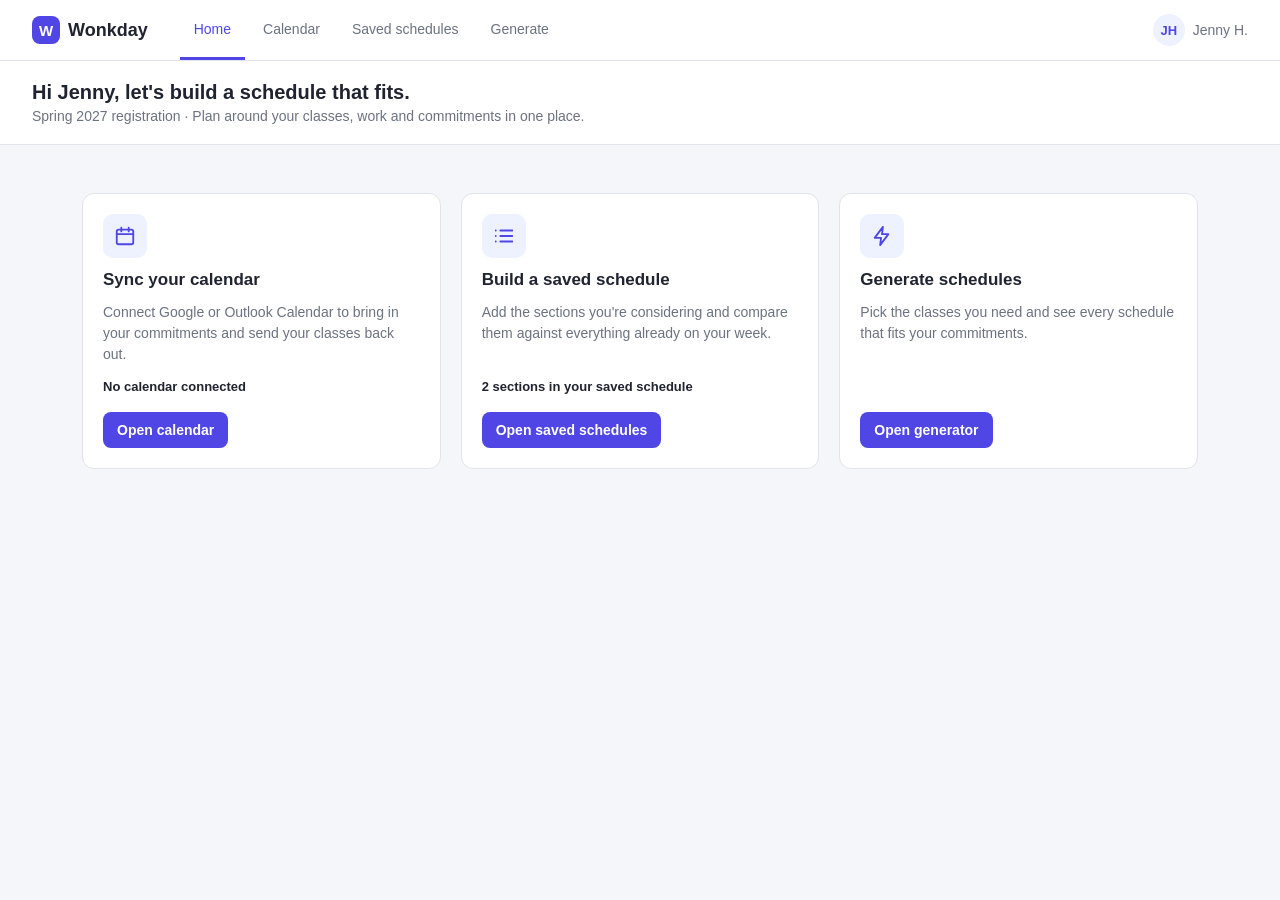
<file: index.html>
<!DOCTYPE html>
<html lang="en">
<head>
<meta charset="UTF-8" />
<meta name="viewport" content="width=device-width, initial-scale=1.0" />
<title>Wonkday · Course planning</title>
<link rel="stylesheet" href="css/app.css" />
<style>
  .cards { display: grid; grid-template-columns: repeat(3, 1fr); gap: 20px; margin-top: 24px; }
  @media (max-width: 900px) { .cards { grid-template-columns: 1fr; } }
  .task-card { display: flex; flex-direction: column; gap: 8px; }
  .task-card .icon {
    width: 44px; height: 44px; border-radius: 10px; background: var(--accent-light); color: var(--accent);
    display: inline-flex; align-items: center; justify-content: center; margin-bottom: 4px;
  }
  .task-card h2 { font-size: 17px; }
  .task-card p { margin: 0; color: var(--muted); font-size: 14px; line-height: 1.5; flex: 1; }
  .task-card .status { font-size: 13px; font-weight: 600; color: var(--text); margin: 6px 0 10px; }
  .task-card .btn { align-self: flex-start; }
</style>
</head>
<body>

<nav class="app-nav" aria-label="Main">
  <div class="inner">
    <a class="brand" href="index.html"><span class="logo">W</span>Wonkday</a>
    <div class="links">
      <a href="index.html" aria-current="page">Home</a>
      <a href="calendar.html">Calendar</a>
      <a href="schedules.html">Saved schedules</a>
      <a href="generate.html">Generate</a>
    </div>
    <div class="user"><span class="avatar">JH</span>Jenny H.</div>
  </div>
</nav>

<header class="page-header">
  <h1>Hi Jenny, let's build a schedule that fits.</h1>
  <p>Spring 2027 registration · Plan around your classes, work and commitments in one place.</p>
</header>

<main class="page">
  <div class="cards">
    <section class="panel task-card">
      <span class="icon"><svg width="22" height="22" viewBox="0 0 24 24" fill="none" stroke="currentColor" stroke-width="2" stroke-linecap="round" aria-hidden="true"><rect x="3" y="5" width="18" height="16" rx="2"/><path d="M3 10h18M8 3v4M16 3v4"/></svg></span>
      <h2>Sync your calendar</h2>
      <p>Connect Google or Outlook Calendar to bring in your commitments and send your classes back out.</p>
      <div class="status" id="calStatus"></div>
      <a class="btn btn-primary" href="calendar.html">Open calendar</a>
    </section>

    <section class="panel task-card">
      <span class="icon"><svg width="22" height="22" viewBox="0 0 24 24" fill="none" stroke="currentColor" stroke-width="2" stroke-linecap="round" aria-hidden="true"><path d="M8 6h13M8 12h13M8 18h13M3 6h.01M3 12h.01M3 18h.01"/></svg></span>
      <h2>Build a saved schedule</h2>
      <p>Add the sections you're considering and compare them against everything already on your week.</p>
      <div class="status" id="schedStatus"></div>
      <a class="btn btn-primary" href="schedules.html">Open saved schedules</a>
    </section>

    <section class="panel task-card">
      <span class="icon"><svg width="22" height="22" viewBox="0 0 24 24" fill="none" stroke="currentColor" stroke-width="2" stroke-linecap="round" stroke-linejoin="round" aria-hidden="true"><path d="M13 2L4 14h7l-1 8 9-12h-7l1-8z"/></svg></span>
      <h2>Generate schedules</h2>
      <p>Pick the classes you need and see every schedule that fits your commitments.</p>
      <div class="status">&nbsp;</div>
      <a class="btn btn-primary" href="generate.html">Open generator</a>
    </section>
  </div>
</main>

<script src="js/store.js"></script>
<script>
  const cal = WonkStore.getCalendar();
  document.getElementById("calStatus").textContent = cal.connected
    ? `Connected to ${cal.connected}${cal.synced ? " · classes synced" : ""}`
    : "No calendar connected";
  const n = WonkStore.getCandidates().length;
  document.getElementById("schedStatus").textContent = `${n} section${n === 1 ? "" : "s"} in your saved schedule`;
</script>
</body>
</html>
</file>
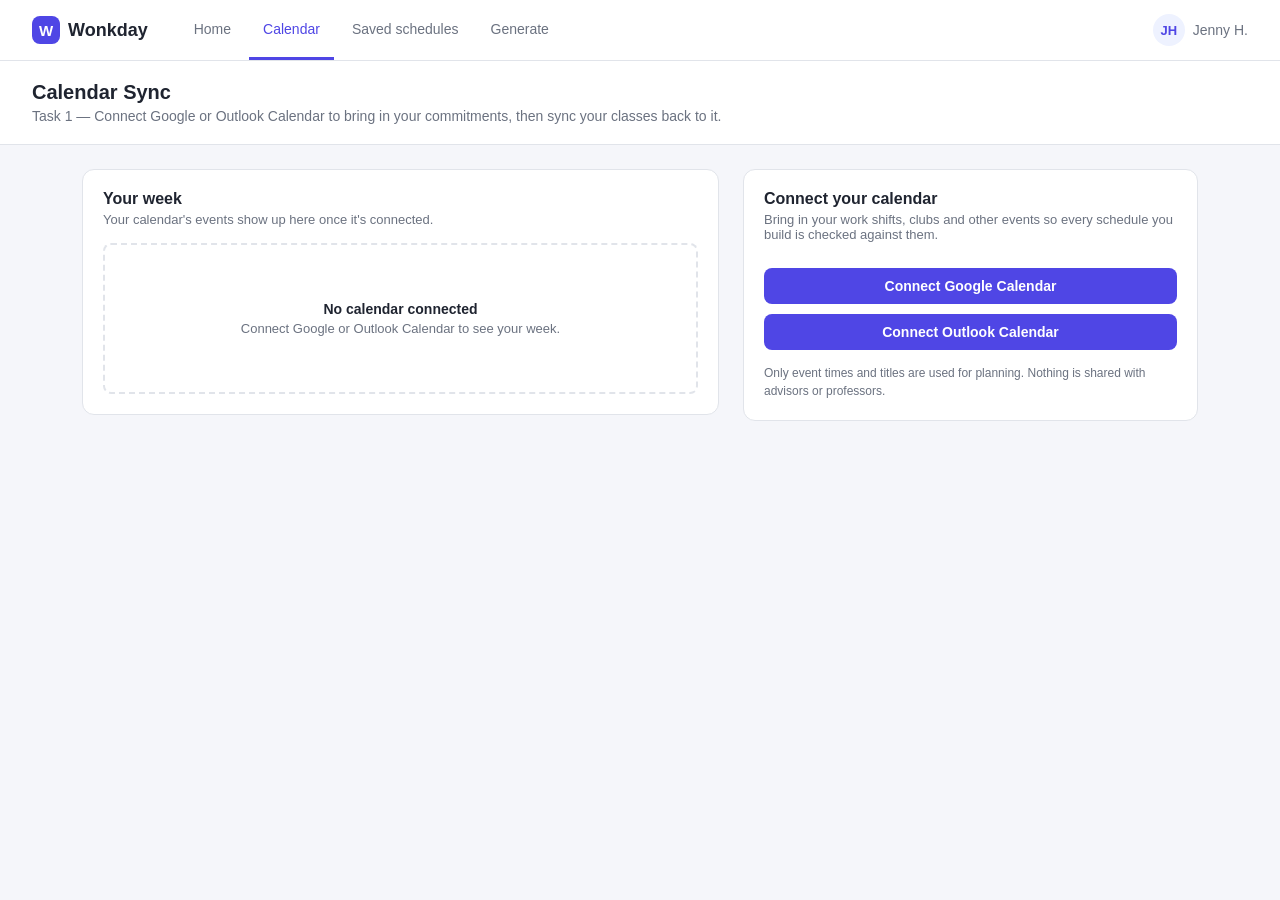
<file: calendar.html>
<!DOCTYPE html>
<html lang="en">
<head>
<meta charset="UTF-8" />
<meta name="viewport" content="width=device-width, initial-scale=1.0" />
<title>Calendar Sync · Wonkday</title>
<link rel="stylesheet" href="css/app.css" />
<style>
  main.page { display: grid; grid-template-columns: 1.4fr 1fr; gap: 24px; align-items: start; }
  @media (max-width: 900px) { main.page { grid-template-columns: 1fr; } }

  .grid-wrap { overflow-x: auto; }
  .week-grid {
    display: grid;
    grid-template-columns: 56px repeat(5, 1fr);
    min-width: 560px;
    border: 1px solid var(--border);
    border-radius: 8px;
    overflow: hidden;
    position: relative;
  }
  .week-grid .head {
    background: #fafbfc;
    font-size: 12px;
    font-weight: 600;
    text-align: center;
    padding: 8px 4px;
    border-bottom: 1px solid var(--border);
    border-left: 1px solid var(--border);
    color: var(--muted);
  }
  .week-grid .head.corner { border-left: none; }
  .week-grid .time-label {
    font-size: 11px;
    color: var(--muted);
    text-align: right;
    padding: 2px 6px 0 0;
    border-top: 1px solid #f0f1f4;
    position: relative;
    top: -6px;
  }
  .week-grid .cell {
    border-left: 1px solid var(--border);
    border-top: 1px solid #f0f1f4;
    height: 24px;
    position: relative;
  }
  .block {
    position: absolute;
    border-radius: 6px;
    padding: 4px 6px;
    font-size: 11px;
    line-height: 1.25;
    color: #fff;
    overflow: hidden;
  }
  .block.class { background: var(--class-color); }
  .block.work { background: var(--work-color); }
  .block.commitment { background: var(--commit-color); }
  .block strong { display: block; font-weight: 600; }
  .block.conflict-highlight {
    box-shadow: 0 0 0 3px #fff, 0 0 0 6px var(--danger);
    z-index: 5;
  }

  .empty {
    border: 2px dashed var(--border);
    border-radius: 8px;
    padding: 56px 24px;
    text-align: center;
    color: var(--muted);
    font-size: 13px;
  }
  .empty strong { display: block; color: var(--text); font-size: 14px; margin-bottom: 4px; }

  .item-list { margin-top: 16px; display: flex; flex-direction: column; gap: 8px; }
  .item-row {
    display: flex;
    align-items: center;
    justify-content: space-between;
    gap: 12px;
    border: 1px solid var(--border);
    border-radius: 8px;
    padding: 8px 10px;
    font-size: 13px;
  }
  .item-row.has-conflict { border-color: var(--danger); background: var(--danger-light); }
  .item-row .tag {
    font-size: 10px;
    text-transform: uppercase;
    letter-spacing: 0.03em;
    padding: 2px 6px;
    border-radius: 4px;
    color: #fff;
    margin-right: 8px;
  }
  .item-row .tag.class { background: var(--class-color); }
  .item-row .tag.work { background: var(--work-color); }
  .item-row .tag.commitment { background: var(--commit-color); }
  .item-row .tag.sync { background: var(--muted); }
  .item-row .meta { color: var(--muted); font-size: 12px; margin-left: 4px; }
  .item-row .source { color: var(--muted); font-size: 12px; white-space: nowrap; }
  .item-row .warn { color: var(--danger); font-size: 12px; font-weight: 600; margin-left: 8px; }

  button.primary {
    width: 100%;
    padding: 10px 14px;
    background: var(--accent);
    color: #fff;
    border: none;
    border-radius: 8px;
    font-size: 14px;
    font-weight: 600;
    cursor: pointer;
    margin-top: 10px;
  }
  button.primary:hover { background: var(--accent-dark); }
  button.secondary {
    width: 100%;
    padding: 8px 14px;
    background: #fff;
    color: var(--accent);
    border: 1px solid var(--accent);
    border-radius: 8px;
    font-size: 13px;
    font-weight: 600;
    cursor: pointer;
    margin-top: 10px;
  }
  button.secondary:hover { background: var(--accent-light); }

  .result { margin-top: 12px; border-radius: 10px; padding: 12px 14px; font-size: 13px; line-height: 1.45; }
  .result.ok { background: var(--success-light); color: var(--success); border: 1px solid #86efac; }
  .result.bad { background: var(--danger-light); color: var(--danger); border: 1px solid #fca5a5; }
  .result.info { background: var(--accent-light); color: var(--accent-dark); border: 1px solid #c7d2fe; }
  .result a { color: inherit; font-weight: 600; }

  .options { display: flex; flex-direction: column; gap: 8px; }
  .options label {
    display: flex;
    align-items: center;
    gap: 8px;
    border: 1px solid var(--border);
    border-radius: 6px;
    padding: 10px 12px;
    font-size: 13px;
    font-weight: 500;
    cursor: pointer;
    background: #fafbfc;
  }
  .options label:has(input:checked) { background: var(--accent-light); border-color: var(--accent); color: var(--accent); }
  .options label.disabled { opacity: 0.5; cursor: default; }
  .options input { margin: 0; }

  .section { margin-top: 24px; padding-top: 20px; border-top: 1px dashed var(--border); }
  .list-title { margin: 20px 0 0; font-size: 12px; font-weight: 600; color: var(--muted); }
  .privacy { margin: 14px 0 0; font-size: 12px; color: var(--muted); line-height: 1.5; }

  .connecting { display: flex; align-items: center; gap: 12px; padding: 16px 0 4px; font-size: 14px; }
  .spinner {
    width: 22px;
    height: 22px;
    border-radius: 50%;
    border: 3px solid var(--accent-light);
    border-top-color: var(--accent);
    animation: spin 0.8s linear infinite;
  }
  @keyframes spin { to { transform: rotate(360deg); } }
</style>
</head>
<body>

<nav class="app-nav" aria-label="Main">
  <div class="inner">
    <a class="brand" href="index.html"><span class="logo">W</span>Wonkday</a>
    <div class="links">
      <a href="index.html">Home</a>
      <a href="calendar.html" aria-current="page">Calendar</a>
      <a href="schedules.html">Saved schedules</a>
      <a href="generate.html">Generate</a>
    </div>
    <div class="user"><span class="avatar">JH</span>Jenny H.</div>
  </div>
</nav>

<header class="page-header">
  <h1>Calendar Sync</h1>
  <p>Task 1 — Connect Google or Outlook Calendar to bring in your commitments, then sync your classes back to it.</p>
</header>

<main class="page">
  <section class="panel">
    <h2 id="weekTitle">Your week</h2>
    <p class="sub" id="weekSub"></p>
    <div id="weekArea"></div>
  </section>

  <section class="panel" id="sidePanel"></section>
</main>

<script src="js/store.js"></script>
<script src="js/calendar.js"></script>
</body>
</html>
</file>
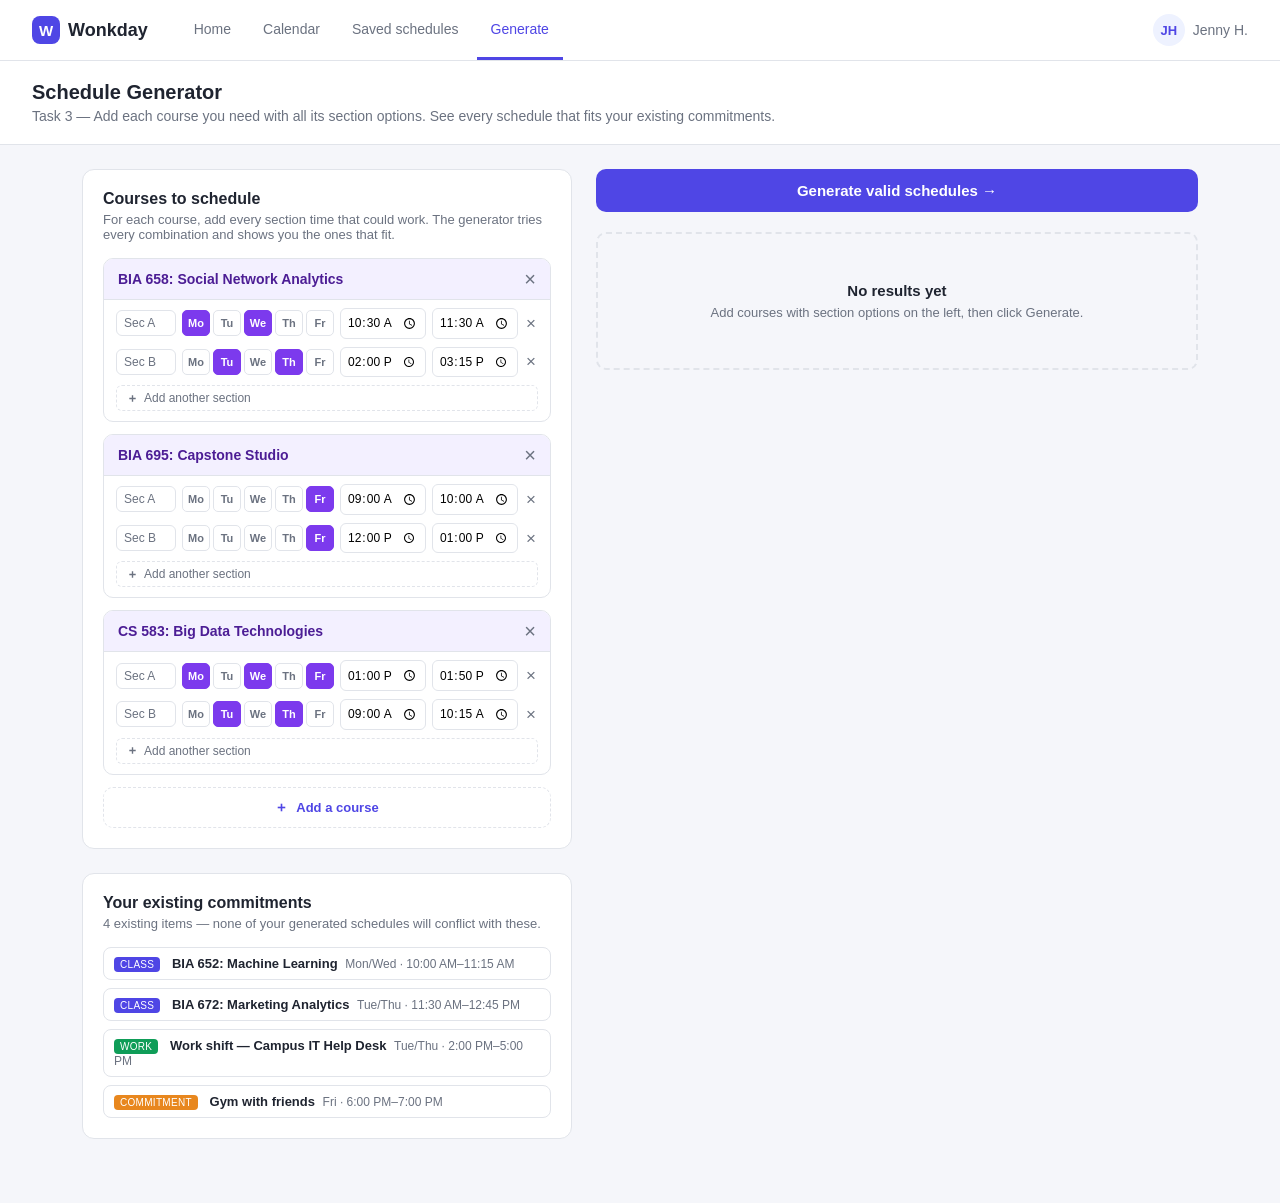
<file: generate.html>
<!DOCTYPE html>
<html lang="en">
<head>
<meta charset="UTF-8" />
<meta name="viewport" content="width=device-width, initial-scale=1.0" />
<title>Generate · Wonkday</title>
<link rel="stylesheet" href="css/app.css" />
<style>
  .gen-layout {
    display: grid;
    grid-template-columns: 1.1fr 1.4fr;
    gap: 24px;
    align-items: start;
  }
  @media (max-width: 900px) { .gen-layout { grid-template-columns: 1fr; } }

  /* ── Course cards ── */
  .course-card {
    border: 1px solid var(--border);
    border-radius: 10px;
    overflow: hidden;
    margin-bottom: 12px;
  }
  .course-head {
    display: flex;
    align-items: center;
    gap: 10px;
    padding: 10px 12px;
    background: #f3f0ff;
    border-bottom: 1px solid var(--border);
  }
  .course-head input[type="text"] {
    flex: 1;
    border: none;
    background: transparent;
    font-size: 14px;
    font-weight: 600;
    color: #4c1d95;
    outline: none;
    min-width: 0;
  }
  .course-head .remove-course {
    background: none;
    border: none;
    cursor: pointer;
    color: var(--muted);
    font-size: 20px;
    padding: 0 2px;
    line-height: 1;
  }
  .course-head .remove-course:hover { color: var(--danger); }

  .sections-area { padding: 8px 12px 10px; }

  .section-row {
    display: grid;
    grid-template-columns: 60px 1fr auto auto auto;
    gap: 6px;
    align-items: center;
    margin-bottom: 8px;
  }
  .sec-label {
    border: 1px solid var(--border);
    border-radius: 6px;
    padding: 5px 7px;
    font-size: 12px;
    font-family: inherit;
    color: var(--muted);
    width: 100%;
  }
  .days-wrap { display: flex; gap: 3px; }
  .day-btn {
    width: 28px;
    height: 26px;
    border-radius: 5px;
    border: 1px solid var(--border);
    background: #fff;
    font-size: 11px;
    font-weight: 600;
    cursor: pointer;
    color: var(--muted);
    padding: 0;
  }
  .day-btn.on { background: var(--candidate-color); color: #fff; border-color: var(--candidate-color); }
  input[type="time"] {
    border: 1px solid var(--border);
    border-radius: 6px;
    padding: 5px 6px;
    font-size: 12px;
    font-family: inherit;
    width: 86px;
  }
  .remove-sec {
    background: none;
    border: none;
    cursor: pointer;
    color: var(--muted);
    font-size: 17px;
    padding: 0 2px;
    line-height: 1;
  }
  .remove-sec:hover { color: var(--danger); }

  .add-sec-btn {
    display: flex;
    align-items: center;
    gap: 6px;
    background: none;
    border: 1px dashed var(--border);
    border-radius: 6px;
    padding: 5px 10px;
    font-size: 12px;
    color: var(--muted);
    cursor: pointer;
    width: 100%;
    margin-top: 2px;
    font-family: inherit;
  }
  .add-sec-btn:hover { border-color: var(--candidate-color); color: var(--candidate-color); }

  .add-course-btn {
    display: flex;
    align-items: center;
    justify-content: center;
    gap: 8px;
    background: none;
    border: 1px dashed var(--border);
    border-radius: 10px;
    padding: 12px;
    font-size: 13px;
    font-weight: 600;
    color: var(--accent);
    cursor: pointer;
    width: 100%;
    font-family: inherit;
    margin-top: 4px;
  }
  .add-course-btn:hover { background: var(--accent-light); border-color: var(--accent); }

  /* ── Commitments list ── */
  .item-row {
    display: flex;
    align-items: center;
    justify-content: space-between;
    gap: 12px;
    border: 1px solid var(--border);
    border-radius: 8px;
    padding: 8px 10px;
    font-size: 13px;
    margin-top: 8px;
  }
  .tag {
    font-size: 10px;
    text-transform: uppercase;
    letter-spacing: 0.03em;
    padding: 2px 6px;
    border-radius: 4px;
    color: #fff;
    margin-right: 8px;
  }
  .tag.class      { background: var(--class-color); }
  .tag.work       { background: var(--work-color); }
  .tag.commitment { background: var(--commit-color); }
  .meta { color: var(--muted); font-size: 12px; margin-left: 4px; }

  /* ── Generate button ── */
  .gen-btn {
    width: 100%;
    padding: 13px;
    background: var(--accent);
    color: #fff;
    border: none;
    border-radius: 10px;
    font-size: 15px;
    font-weight: 700;
    cursor: pointer;
    margin-bottom: 20px;
    font-family: inherit;
  }
  .gen-btn:hover { background: var(--accent-dark); }

  /* ── Results ── */
  .result-count {
    font-size: 13px;
    font-weight: 600;
    color: var(--muted);
    margin-bottom: 12px;
  }
  .ok-label  { color: var(--success); }
  .bad-label { color: var(--danger); }

  .result-card {
    border: 1px solid var(--border);
    border-radius: 10px;
    overflow: hidden;
    margin-bottom: 14px;
  }
  .result-head {
    display: flex;
    align-items: center;
    justify-content: space-between;
    padding: 9px 14px;
    background: #f3f0ff;
    border-bottom: 1px solid var(--border);
    font-size: 13px;
    font-weight: 600;
    color: #4c1d95;
  }
  .result-body { padding: 12px 14px; }

  /* Mini grid */
  .mini-wrap { overflow-x: auto; margin-bottom: 10px; }
  .mini-grid {
    display: grid;
    grid-template-columns: 44px repeat(5, 1fr);
    min-width: 460px;
    border: 1px solid var(--border);
    border-radius: 6px;
    overflow: hidden;
    position: relative;
  }
  .mhead {
    background: #fafbfc;
    font-size: 11px;
    font-weight: 600;
    text-align: center;
    padding: 5px 2px;
    border-bottom: 1px solid var(--border);
    border-left: 1px solid var(--border);
    color: var(--muted);
  }
  .mhead.corner { border-left: none; }
  .mtime {
    font-size: 10px;
    color: var(--muted);
    text-align: right;
    padding: 1px 4px 0 0;
    border-top: 1px solid #f0f1f4;
    position: relative;
    top: -5px;
  }
  .mcell {
    border-left: 1px solid var(--border);
    border-top: 1px solid #f0f1f4;
    height: 16px;
    position: relative;
  }
  .mblock {
    position: absolute;
    border-radius: 4px;
    padding: 2px 4px;
    font-size: 10px;
    line-height: 1.2;
    color: #fff;
    overflow: hidden;
    white-space: nowrap;
    text-overflow: ellipsis;
  }
  .mblock.candidate   { background: var(--candidate-color); }
  .mblock.class       { background: var(--class-color); }
  .mblock.work        { background: var(--work-color); }
  .mblock.commitment  { background: var(--commit-color); }

  .sec-rows { display: flex; flex-direction: column; gap: 4px; }
  .sec-row-item {
    display: flex;
    align-items: center;
    gap: 8px;
    font-size: 12px;
  }
  .sec-row-item .cname { font-weight: 600; flex: 1; white-space: nowrap; overflow: hidden; text-overflow: ellipsis; }
  .sec-row-item .ctime { color: var(--muted); white-space: nowrap; }

  .empty-state {
    border: 2px dashed var(--border);
    border-radius: 10px;
    padding: 48px 24px;
    text-align: center;
    color: var(--muted);
    font-size: 13px;
  }
  .empty-state strong { display: block; color: var(--text); font-size: 15px; margin-bottom: 6px; }

  .legend { display: flex; gap: 14px; margin-top: 10px; font-size: 12px; color: var(--muted); flex-wrap: wrap; }
  .legend span { display: inline-flex; align-items: center; gap: 5px; }
  .swatch { width: 10px; height: 10px; border-radius: 3px; display: inline-block; flex-shrink: 0; }
</style>
</head>
<body>

<nav class="app-nav" aria-label="Main">
  <div class="inner">
    <a class="brand" href="index.html"><span class="logo">W</span>Wonkday</a>
    <div class="links">
      <a href="index.html">Home</a>
      <a href="calendar.html">Calendar</a>
      <a href="schedules.html">Saved schedules</a>
      <a href="generate.html" aria-current="page">Generate</a>
    </div>
    <div class="user"><span class="avatar">JH</span>Jenny H.</div>
  </div>
</nav>

<header class="page-header">
  <h1>Schedule Generator</h1>
  <p>Task 3 — Add each course you need with all its section options. See every schedule that fits your existing commitments.</p>
</header>

<main class="page">
  <div class="gen-layout">

    <!-- Left: courses + existing commitments -->
    <div>
      <section class="panel" style="margin-bottom:24px">
        <h2>Courses to schedule</h2>
        <p class="sub">For each course, add every section time that could work. The generator tries every combination and shows you the ones that fit.</p>
        <div id="courseList"></div>
        <button class="add-course-btn" id="addCourseBtn">
          <svg width="13" height="13" viewBox="0 0 24 24" fill="none" stroke="currentColor" stroke-width="3" aria-hidden="true"><line x1="12" y1="5" x2="12" y2="19"/><line x1="5" y1="12" x2="19" y2="12"/></svg>
          Add a course
        </button>
      </section>

      <section class="panel">
        <h2>Your existing commitments</h2>
        <p class="sub" id="commitSub"></p>
        <div id="commitList"></div>
      </section>
    </div>

    <!-- Right: generate + results -->
    <div>
      <button class="gen-btn" id="genBtn">
        Generate valid schedules →
      </button>
      <div id="results">
        <div class="empty-state">
          <strong>No results yet</strong>
          Add courses with section options on the left, then click Generate.
        </div>
      </div>
    </div>

  </div>
</main>

<script src="js/store.js"></script>
<script>
(() => {
  const START_H = 8;
  const END_H   = 21;
  const ROW_H   = 16; // px per 30-min slot

  const esc = s => String(s).replace(/[&<>"]/g, c => ({'&':'&amp;','<':'&lt;','>':'&gt;','"':'&quot;'}[c]));

  let uidN = 1;
  const uid = () => `g${Date.now()}_${uidN++}`;

  // ── State ────────────────────────────────────────────────────────────
  // courses: [ { id, name, sections: [ { id, label, days:[], start, end } ] } ]
  const DEFAULT_COURSES = [
    {
      id: uid(), name: "BIA 658: Social Network Analytics",
      sections: [
        { id: uid(), label: "Sec A", days: ["Mon","Wed"], start: "10:30", end: "11:30" },
        { id: uid(), label: "Sec B", days: ["Tue","Thu"], start: "14:00", end: "15:15" },
      ]
    },
    {
      id: uid(), name: "BIA 695: Capstone Studio",
      sections: [
        { id: uid(), label: "Sec A", days: ["Fri"],        start: "09:00", end: "10:00" },
        { id: uid(), label: "Sec B", days: ["Fri"],        start: "12:00", end: "13:00" },
      ]
    },
    {
      id: uid(), name: "CS 583: Big Data Technologies",
      sections: [
        { id: uid(), label: "Sec A", days: ["Mon","Wed","Fri"], start: "13:00", end: "13:50" },
        { id: uid(), label: "Sec B", days: ["Tue","Thu"],       start: "09:00", end: "10:15" },
      ]
    },
  ];

  let courses = WonkStore.getGenerator(DEFAULT_COURSES);
  const saveCourses = () => WonkStore.saveGenerator(courses);

  // ── Algorithm ────────────────────────────────────────────────────────
  function generate() {
    const existing = WonkStore.getItems();
    const groups   = courses.map(c => c.sections);
    if (!groups.length || groups.some(g => !g.length)) return null;

    // Cartesian product
    const all = groups.reduce(
      (acc, grp) => acc.flatMap(combo => grp.map(s => [...combo, s])),
      [[]]
    );

    return all.filter(combo => {
      for (let i = 0; i < combo.length; i++) {
        // vs. existing items
        for (const item of existing) {
          if (WonkStore.overlaps(combo[i], item)) return false;
        }
        // vs. other sections in this combo
        for (let j = i + 1; j < combo.length; j++) {
          if (WonkStore.overlaps(combo[i], combo[j])) return false;
        }
      }
      return true;
    });
  }

  // ── Course panel ─────────────────────────────────────────────────────
  function renderCourses() {
    const list = document.getElementById('courseList');
    list.innerHTML = '';
    courses.forEach(course => {
      const div = document.createElement('div');
      div.className = 'course-card';
      div.dataset.cid = course.id;
      div.innerHTML = `
        <div class="course-head">
          <input type="text" class="cname-input" value="${esc(course.name)}" placeholder="Course name" />
          <button class="remove-course" title="Remove course">×</button>
        </div>
        <div class="sections-area">
          ${course.sections.map(s => secRowHTML(course.id, s)).join('')}
          <button class="add-sec-btn">
            <svg width="11" height="11" viewBox="0 0 24 24" fill="none" stroke="currentColor" stroke-width="3" aria-hidden="true"><line x1="12" y1="5" x2="12" y2="19"/><line x1="5" y1="12" x2="19" y2="12"/></svg>
            Add another section
          </button>
        </div>`;

      // events — course-level
      div.querySelector('.cname-input').addEventListener('input', e => {
        course.name = e.target.value;
        saveCourses();
      });
      div.querySelector('.remove-course').addEventListener('click', () => {
        courses = courses.filter(c => c.id !== course.id);
        saveCourses();
        renderCourses();
      });
      div.querySelector('.add-sec-btn').addEventListener('click', () => {
        course.sections.push({
          id: uid(),
          label: `Sec ${String.fromCharCode(65 + course.sections.length)}`,
          days: [], start: '09:00', end: '10:15'
        });
        saveCourses();
        renderCourses();
      });

      // events — per-section
      div.querySelectorAll('.sec-row').forEach(row => {
        const sid = row.dataset.sid;
        const sec = course.sections.find(s => s.id === sid);
        if (!sec) return;

        row.querySelector('.remove-sec').addEventListener('click', () => {
          if (course.sections.length <= 1) {
            showToast('Each course needs at least one section');
            return;
          }
          course.sections = course.sections.filter(s => s.id !== sid);
          saveCourses();
          renderCourses();
        });
        row.querySelector('.sec-label').addEventListener('input', e => {
          sec.label = e.target.value;
          saveCourses();
        });
        row.querySelectorAll('.day-btn').forEach(btn => {
          btn.addEventListener('click', () => {
            const d = btn.dataset.day;
            if (sec.days.includes(d)) sec.days = sec.days.filter(x => x !== d);
            else sec.days.push(d);
            btn.classList.toggle('on', sec.days.includes(d));
            saveCourses();
          });
        });
        row.querySelector('.sec-start').addEventListener('change', e => { sec.start = e.target.value; saveCourses(); });
        row.querySelector('.sec-end'  ).addEventListener('change', e => { sec.end   = e.target.value; saveCourses(); });
      });

      list.appendChild(div);
    });
  }

  function secRowHTML(cid, sec) {
    return `
      <div class="section-row sec-row" data-sid="${sec.id}">
        <input type="text" class="sec-label" value="${esc(sec.label)}" placeholder="Label" />
        <div class="days-wrap">
          ${WonkStore.DAYS.map(d =>
            `<button type="button" class="day-btn ${sec.days.includes(d) ? 'on' : ''}" data-day="${d}">${d.slice(0,2)}</button>`
          ).join('')}
        </div>
        <input type="time" class="sec-start" value="${sec.start}" />
        <input type="time" class="sec-end"   value="${sec.end}" />
        <button type="button" class="remove-sec" title="Remove">×</button>
      </div>`;
  }

  // ── Commitments panel ─────────────────────────────────────────────
  function renderCommitments() {
    const items = WonkStore.getItems();
    document.getElementById('commitSub').textContent =
      `${items.length} existing item${items.length !== 1 ? 's' : ''} — none of your generated schedules will conflict with these.`;
    document.getElementById('commitList').innerHTML = items.length
      ? items.map(it => `
          <div class="item-row">
            <span>
              <span class="tag ${it.type}">${it.type}</span>
              <strong>${esc(it.name)}</strong>
              <span class="meta">${it.days.join('/')} · ${WonkStore.fmtRange(it.start, it.end)}</span>
            </span>
          </div>`).join('')
      : '<p class="sub" style="margin-top:8px">No commitments loaded yet.</p>';
  }

  // ── Results ──────────────────────────────────────────────────────────
  function renderResults() {
    const area   = document.getElementById('results');
    const combos = generate();

    if (!combos) {
      area.innerHTML = `<div class="empty-state"><strong>Missing section info</strong>Make sure every course has at least one section with days and start/end times filled in.</div>`;
      return;
    }
    if (!combos.length) {
      area.innerHTML = `
        <div class="result-count"><span class="bad-label">No valid schedules found.</span></div>
        <div class="empty-state">
          <strong>All combinations conflict</strong>
          Try adding more section options per course, or check your existing commitments on the left.
        </div>`;
      showToast('No conflict-free schedules found');
      return;
    }

    area.innerHTML = `
      <div class="result-count">
        <span class="ok-label">✓ ${combos.length} valid schedule${combos.length !== 1 ? 's' : ''} found</span>
        — no conflicts with your existing commitments.
      </div>
      ${combos.map((combo, i) => {
        const dayCount = new Set(combo.flatMap(s => s.days)).size;
        return `
          <div class="result-card">
            <div class="result-head">
              <span>Schedule ${i + 1} of ${combos.length}</span>
              <span>${dayCount} day${dayCount !== 1 ? 's' : ''} with new classes</span>
            </div>
            <div class="result-body">
              <div class="mini-wrap">
                <div class="mini-grid" id="mg${i}" style="grid-template-rows:auto repeat(${(END_H-START_H)*2},${ROW_H}px);"></div>
              </div>
              <div class="legend">
                <span><span class="swatch" style="background:var(--candidate-color)"></span>New section</span>
                <span><span class="swatch" style="background:var(--class-color)"></span>Class</span>
                <span><span class="swatch" style="background:var(--work-color)"></span>Work</span>
                <span><span class="swatch" style="background:var(--commit-color)"></span>Commitment</span>
              </div>
              <div class="sec-rows" style="margin-top:10px">
                ${combo.map((s, j) => `
                  <div class="sec-row-item">
                    <span class="swatch" style="background:var(--candidate-color)"></span>
                    <span class="cname">${esc(courses[j].name)}</span>
                    <span class="ctime">${esc(s.label)} · ${s.days.join('/')} ${WonkStore.fmtRange(s.start, s.end)}</span>
                  </div>`).join('')}
              </div>
            </div>
          </div>`;
      }).join('')}`;

    // Paint mini grids after DOM is ready
    requestAnimationFrame(() => {
      const existing = WonkStore.getItems();
      combos.forEach((combo, i) => {
        const grid = document.getElementById(`mg${i}`);
        if (!grid) return;
        buildGrid(grid, combo, existing);
      });
    });

    showToast(`${combos.length} valid schedule${combos.length !== 1 ? 's' : ''} found`);
  }

  function buildGrid(grid, candidateSecs, existingItems) {
    const totalRows = (END_H - START_H) * 2;
    let html = `<div class="mhead corner"></div>` +
      WonkStore.DAYS.map(d => `<div class="mhead">${d}</div>`).join('');
    for (let r = 0; r < totalRows; r++) {
      const mins = r * 30;
      const hr   = START_H + Math.floor(mins / 60);
      const lbl  = mins % 60 === 0 ? WonkStore.fmtTime(`${hr}:00`) : '';
      html += `<div class="mtime">${lbl}</div>` +
        WonkStore.DAYS.map(() => '<div class="mcell"></div>').join('');
    }
    grid.innerHTML = html;

    requestAnimationFrame(() => {
      const headerH = (grid.querySelector('.mhead') || {}).getBoundingClientRect?.().height ?? 22;
      const all = [
        ...existingItems.map(it => ({ ...it, _cls: it.type })),
        ...candidateSecs.map(s  => ({ ...s,  _cls: 'candidate' })),
      ];
      WonkStore.DAYS.forEach((day, di) => {
        all.filter(it => it.days.includes(day)).forEach(it => {
          const sm = WonkStore.toMinutes(it.start) - START_H * 60;
          const em = WonkStore.toMinutes(it.end)   - START_H * 60;
          if (sm < 0 || em <= 0) return;
          const block = document.createElement('div');
          block.className = `mblock ${it._cls}`;
          block.style.cssText = `
            top:    ${headerH + (sm / 30) * ROW_H}px;
            height: ${Math.max(((em - sm) / 30) * ROW_H, 14)}px;
            left:   calc(44px + ${di} * ((100% - 44px) / 5) + 2px);
            width:  calc((100% - 44px) / 5 - 4px);`;
          block.title       = `${it.name} · ${WonkStore.fmtRange(it.start, it.end)}`;
          block.textContent = it.name;
          grid.appendChild(block);
        });
      });
    });
  }

  // ── Init ─────────────────────────────────────────────────────────────
  document.getElementById('addCourseBtn').addEventListener('click', () => {
    courses.push({
      id: uid(), name: 'New Course',
      sections: [{ id: uid(), label: 'Sec A', days: [], start: '09:00', end: '10:15' }]
    });
    saveCourses();
    renderCourses();
  });

  document.getElementById('genBtn').addEventListener('click', renderResults);

  renderCourses();
  renderCommitments();
})();
</script>
</body>
</html>
</file>
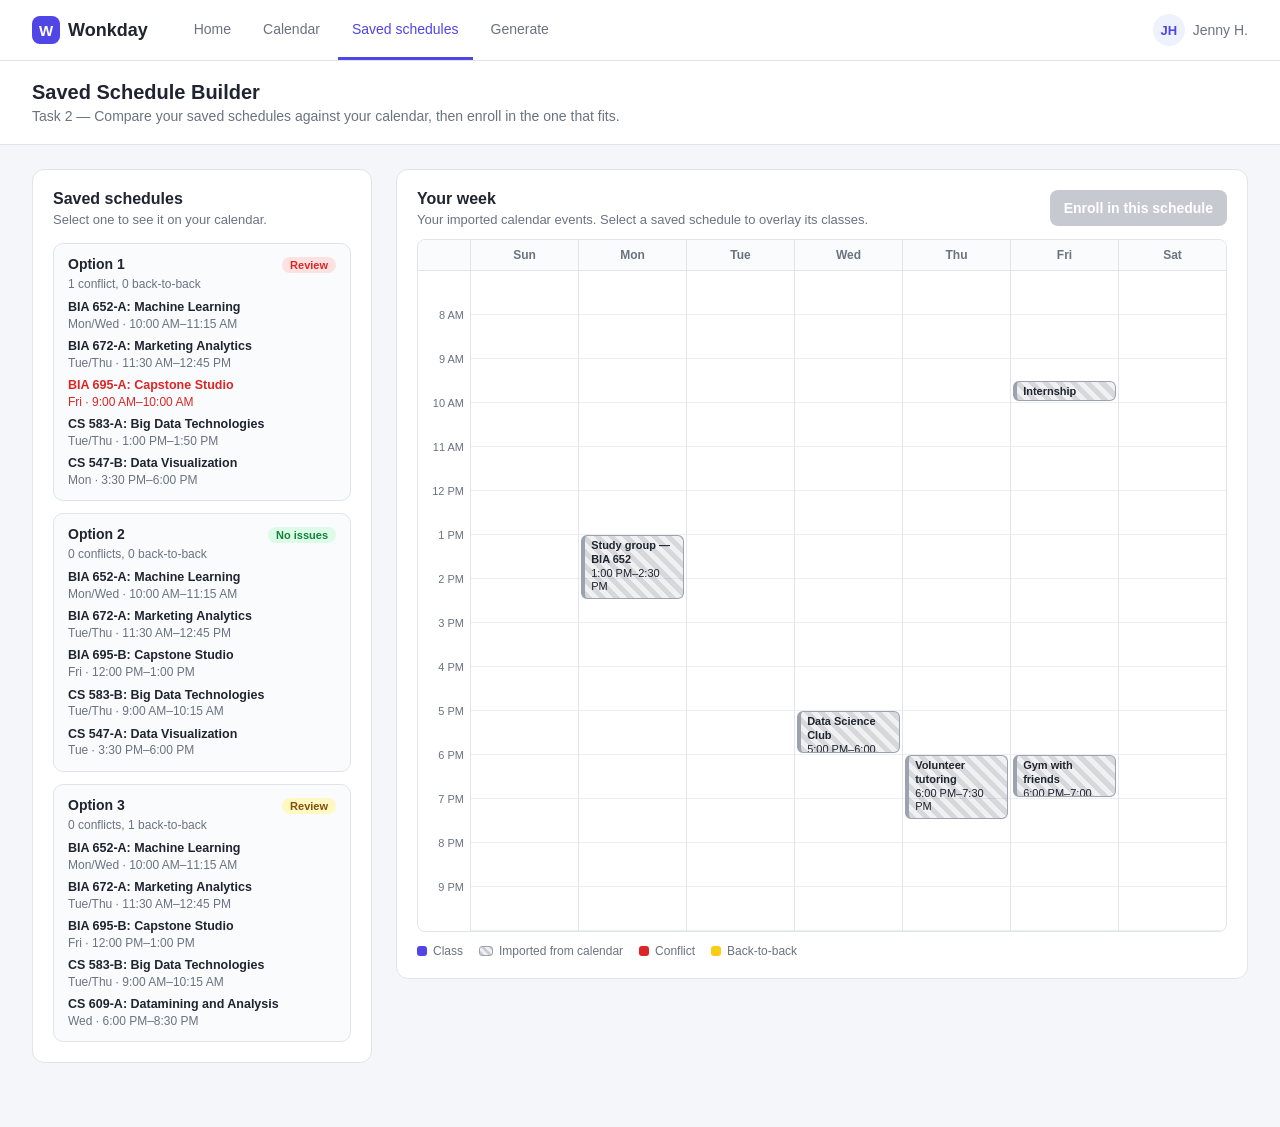
<file: schedules.html>
<!DOCTYPE html>
<html lang="en">
<head>
<meta charset="UTF-8" />
<meta name="viewport" content="width=device-width, initial-scale=1.0" />
<title>Saved Schedules · Wonkday</title>
<link rel="stylesheet" href="css/app.css" />
<style>
  main.page { max-width: 1320px; }
  .layout { display: grid; grid-template-columns: 340px 1fr; gap: 24px; align-items: start; }
  @media (max-width: 1000px) { .layout { grid-template-columns: 1fr; } }

  /* schedule list */
  .sched-list { display: flex; flex-direction: column; gap: 12px; }
  .sched {
    text-align: left; font-family: inherit; color: inherit; width: 100%;
    background: #fafbfc; border: 1px solid var(--border); border-radius: 10px;
    padding: 12px 14px; cursor: pointer;
  }
  .sched:hover { border-color: var(--accent); }
  .sched.selected { background: var(--accent-light); border-color: var(--accent); box-shadow: 0 0 0 1px var(--accent); }
  .sched .top { display: flex; justify-content: space-between; align-items: baseline; gap: 8px; }
  .sched .name { font-weight: 700; font-size: 14px; }
  .badge { font-size: 11px; font-weight: 600; padding: 2px 8px; border-radius: 999px; white-space: nowrap; }
  .badge.ok { background: var(--success-light); color: var(--success); }
  .badge.bad { background: var(--danger-light); color: var(--danger); }
  .badge.warn { background: #fef9c3; color: #854d0e; }
  .sched .counts { font-size: 12px; margin: 4px 0 8px; color: var(--muted); }
  .sched ul { list-style: none; margin: 0; padding: 0; display: flex; flex-direction: column; gap: 6px; }
  .sched li { font-size: 12px; line-height: 1.35; }
  .sched li strong { display: block; font-size: 12.5px; }
  .sched li span { color: var(--muted); }
  .sched li.hit strong, .sched li.hit span { color: var(--danger); }

  /* calendar header */
  .cal-top { display: flex; justify-content: space-between; align-items: flex-start; gap: 16px; flex-wrap: wrap; }
  .cal-top .sub { margin-bottom: 12px; }
  .btn:disabled { background: #c7c9d1; cursor: not-allowed; }
  .btn-secondary { background: #fff; color: var(--accent); border: 1px solid var(--accent); }
  .btn-secondary:hover { background: var(--accent-light); }

  /* week grid */
  .cal-wrap { overflow-x: auto; }
  .cal { min-width: 760px; border: 1px solid var(--border); border-radius: 8px; overflow: hidden; }
  .cal-head, .cal-body { display: grid; grid-template-columns: 52px repeat(7, 1fr); }
  .cal-head div {
    background: #fafbfc; text-align: center; font-size: 12px; font-weight: 600; color: var(--muted);
    padding: 8px 4px; border-bottom: 1px solid var(--border); border-left: 1px solid var(--border);
  }
  .cal-head div:first-child { border-left: none; }
  .time-col { position: relative; }
  .time-col span { position: absolute; right: 6px; font-size: 11px; color: var(--muted); transform: translateY(-50%); }
  .day-col {
    position: relative; border-left: 1px solid var(--border);
    background-image: repeating-linear-gradient(to bottom, transparent 0, transparent 43px, #eceef2 43px, #eceef2 44px);
  }
  .blk {
    position: absolute; border-radius: 6px; padding: 3px 6px; font-size: 11px; line-height: 1.25;
    overflow: hidden; border: 1px solid transparent; z-index: 2;
  }
  .blk strong { display: block; font-weight: 600; }
  .blk.class { background: var(--class-color); color: #fff; }
  .blk.event { color: #1f2430; border-left-width: 4px; }
  .blk.event { border-color: #9ca3af;
    background: repeating-linear-gradient(45deg, rgba(107,114,128,.28) 0 5px, rgba(107,114,128,.1) 5px 10px); }
  /* conflicts = red, back-to-back = yellow (conflict wins) */
  .blk.class.conflict { background: var(--danger); }
  .blk.event.conflict { border-color: var(--danger); color: #7f1d1d;
    background: repeating-linear-gradient(45deg, rgba(220,38,38,.35) 0 5px, rgba(220,38,38,.12) 5px 10px); }
  .blk.class.b2b { background: #facc15; color: #422006; }
  .blk.event.b2b { border-color: #ca8a04; color: #422006;
    background: repeating-linear-gradient(45deg, rgba(250,204,21,.55) 0 5px, rgba(250,204,21,.2) 5px 10px); }
  .legend .sw-ev { width: 14px; height: 10px; border-radius: 3px; border: 1px solid #9ca3af;
    background: repeating-linear-gradient(45deg, rgba(107,114,128,.35) 0 3px, rgba(107,114,128,.1) 3px 6px); }

  /* modal */
  .overlay { position: fixed; inset: 0; background: rgba(31,36,48,.5); display: flex; align-items: center; justify-content: center; z-index: 60; padding: 16px; }
  .modal { background: #fff; border-radius: 12px; padding: 24px; width: 100%; max-width: 460px; box-shadow: 0 20px 50px rgba(0,0,0,.25); }
  .modal h3 { margin: 0 0 8px; font-size: 18px; }
  .modal p { margin: 0 0 10px; font-size: 14px; line-height: 1.5; color: var(--muted); }
  .modal ul { margin: 0 0 12px; padding-left: 18px; font-size: 13px; line-height: 1.5; }
  .modal .actions { display: flex; justify-content: flex-end; gap: 10px; margin-top: 18px; }
  .modal .spin { display: flex; align-items: center; gap: 12px; font-size: 14px; padding: 8px 0; }
  .spinner { width: 22px; height: 22px; border-radius: 50%; border: 3px solid var(--accent-light); border-top-color: var(--accent); animation: spin .8s linear infinite; }
  @keyframes spin { to { transform: rotate(360deg); } }

  /* confirmation */
  .done { max-width: 640px; margin: 0 auto; text-align: center; }
  .done .check { width: 56px; height: 56px; border-radius: 50%; background: var(--success-light); color: var(--success);
    display: inline-flex; align-items: center; justify-content: center; font-size: 28px; margin-bottom: 8px; }
  .done ul { list-style: none; padding: 0; margin: 16px 0; text-align: left; display: flex; flex-direction: column; gap: 8px; }
  .done li { border: 1px solid var(--border); border-radius: 8px; padding: 10px 12px; font-size: 14px; }
  .done li span { display: block; color: var(--muted); font-size: 12.5px; margin-top: 2px; }
  .done .actions { display: flex; justify-content: center; gap: 10px; }
  [hidden] { display: none !important; }
</style>
</head>
<body>

<nav class="app-nav" aria-label="Main">
  <div class="inner">
    <a class="brand" href="index.html"><span class="logo">W</span>Wonkday</a>
    <div class="links">
      <a href="index.html">Home</a>
      <a href="calendar.html">Calendar</a>
      <a href="schedules.html" aria-current="page">Saved schedules</a>
      <a href="generate.html">Generate</a>
    </div>
    <div class="user"><span class="avatar">JH</span>Jenny H.</div>
  </div>
</nav>

<header class="page-header">
  <h1 id="pageTitle">Saved Schedule Builder</h1>
  <p id="pageSub">Task 2 — Compare your saved schedules against your calendar, then enroll in the one that fits.</p>
</header>

<main class="page">
  <div class="layout" id="browse">
    <section class="panel">
      <h2>Saved schedules</h2>
      <p class="sub">Select one to see it on your calendar.</p>
      <div class="sched-list" id="schedList"></div>
    </section>

    <section class="panel">
      <div class="cal-top">
        <div>
          <h2 id="calTitle">Your week</h2>
          <p class="sub" id="calSub"></p>
        </div>
        <button class="btn" id="enrollBtn" disabled>Enroll in this schedule</button>
      </div>
      <div class="cal-wrap"><div class="cal" id="cal"></div></div>
      <div class="legend">
        <span><span class="swatch" style="background:var(--class-color)"></span>Class</span>
        <span><span class="sw-ev swatch"></span>Imported from calendar</span>
        <span><span class="swatch" style="background:var(--danger)"></span>Conflict</span>
        <span><span class="swatch" style="background:#facc15"></span>Back-to-back</span>
      </div>
    </section>
  </div>

  <section class="panel done" id="done" hidden>
    <div class="check">✓</div>
    <h2 style="font-size:20px">You're enrolled!</h2>
    <p class="sub" id="doneSub"></p>
    <ul id="doneList"></ul>
    <div class="actions">
      <a class="btn btn-secondary" href="index.html">Back to home</a>
      <a class="btn" href="calendar.html">Sync to my calendar</a>
    </div>
  </section>
</main>

<script src="js/store.js"></script>
<script>
(() => {
  /* ---------- Predefined data (edit here to change the demo) ---------- */
  const EVENTS = [
    { id: "e1", name: "Study group — BIA 652", type: "commitment", days: ["Mon"], start: "13:00", end: "14:30" },
    { id: "e2", name: "Data Science Club", type: "commitment", days: ["Wed"], start: "17:00", end: "18:00" },
    { id: "e3", name: "Internship stand-up", type: "work", days: ["Fri"], start: "09:30", end: "10:00" },
    { id: "e4", name: "Volunteer tutoring", type: "commitment", days: ["Thu"], start: "18:00", end: "19:30" },
    { id: "e5", name: "Gym with friends", type: "commitment", days: ["Fri"], start: "18:00", end: "19:00" },
  ];
  const ML  = { code: "BIA 652-A", name: "Machine Learning", days: ["Mon", "Wed"], start: "10:00", end: "11:15" };
  const MA  = { code: "BIA 672-A", name: "Marketing Analytics", days: ["Tue", "Thu"], start: "11:30", end: "12:45" };
  const SCHEDULES = [
    { id: "s1", name: "Option 1", classes: [ML, MA,
      { code: "BIA 695-A", name: "Capstone Studio", days: ["Fri"], start: "09:00", end: "10:00" },
      { code: "CS 583-A", name: "Big Data Technologies", days: ["Tue", "Thu"], start: "13:00", end: "13:50" },
      { code: "CS 547-B", name: "Data Visualization", days: ["Mon"], start: "15:30", end: "18:00" } ] },
    { id: "s2", name: "Option 2", classes: [ML, MA,
      { code: "BIA 695-B", name: "Capstone Studio", days: ["Fri"], start: "12:00", end: "13:00" },
      { code: "CS 583-B", name: "Big Data Technologies", days: ["Tue", "Thu"], start: "09:00", end: "10:15" },
      { code: "CS 547-A", name: "Data Visualization", days: ["Tue"], start: "15:30", end: "18:00" } ] },
    { id: "s3", name: "Option 3", classes: [ML, MA,
      { code: "BIA 695-B", name: "Capstone Studio", days: ["Fri"], start: "12:00", end: "13:00" },
      { code: "CS 583-B", name: "Big Data Technologies", days: ["Tue", "Thu"], start: "09:00", end: "10:15" },
      { code: "CS 609-A", name: "Datamining and Analysis", days: ["Wed"], start: "18:00", end: "20:30" } ] },
  ];

  const WEEK = ["Sun", "Mon", "Tue", "Wed", "Thu", "Fri", "Sat"];
  const START_H = 7, END_H = 22, HOUR_PX = 44;
  const $ = (id) => document.getElementById(id);
  const esc = (s) => String(s).replace(/[&<>"]/g, (c) => ({ "&": "&amp;", "<": "&lt;", ">": "&gt;", '"': "&quot;" }[c]));
  const plural = (n, w) => `${n} ${w}${n === 1 ? "" : "s"}`;
  const mins = WonkStore.toMinutes;
  const pattern = (it) => `${it.days.join("/")} · ${WonkStore.fmtRange(it.start, it.end)}`;
  const tOverlap = (a, b) => mins(a.start) < mins(b.end) && mins(b.start) < mins(a.end);
  const touches = (a, b) => a.end === b.start || b.end === a.start;

  let selected = null;

  /* ---------- Conflict analysis ---------- */
  function analyze(s) {
    const items = [...s.classes.map((c, i) => ({ ...c, kind: "class", key: `c${i}` })),
                   ...EVENTS.map((e) => ({ ...e, kind: "event", key: e.id }))];
    const flags = {};          // "key|Day" -> "conflict" | "b2b"
    const conflicts = [], b2bs = [];
    const flag = (it, day, f) => { const k = `${it.key}|${day}`; if (flags[k] !== "conflict") flags[k] = f; };
    for (let i = 0; i < items.length; i++) for (let j = i + 1; j < items.length; j++) {
      const a = items[i], b = items[j];
      if (a.kind === "event" && b.kind === "event") continue;
      const shared = a.days.filter((d) => b.days.includes(d));
      if (!shared.length) continue;
      const label = `${a.code || a.name} and ${b.code || b.name} (${shared.join("/")})`;
      if (tOverlap(a, b)) {
        conflicts.push(label); shared.forEach((d) => { flag(a, d, "conflict"); flag(b, d, "conflict"); });
      } else if (touches(a, b)) {
        b2bs.push(label); shared.forEach((d) => { flag(a, d, "b2b"); flag(b, d, "b2b"); });
      }
    }
    return { items, flags, conflicts, b2bs };
  }
  const summary = (a) => `${plural(a.conflicts.length, "conflict")}, ${a.b2bs.length} back-to-back`;

  /* ---------- Left column ---------- */
  function renderList() {
    $("schedList").innerHTML = SCHEDULES.map((s) => {
      const a = analyze(s);
      const bad = new Set(), cls = (i) => a.flags[`c${i}|${s.classes[i].days[0]}`];
      s.classes.forEach((c, i) => c.days.forEach((d) => { if (a.flags[`c${i}|${d}`] === "conflict") bad.add(i); }));
      const badge = a.conflicts.length ? "bad" : a.b2bs.length ? "warn" : "ok";
      return `
      <button class="sched ${selected === s.id ? "selected" : ""}" data-id="${s.id}" aria-pressed="${selected === s.id}">
        <div class="top"><span class="name">${s.name}</span>
          <span class="badge ${badge}">${a.conflicts.length || a.b2bs.length ? "Review" : "No issues"}</span></div>
        <div class="counts">${summary(a)}</div>
        <ul>${s.classes.map((c, i) => `
          <li class="${bad.has(i) ? "hit" : ""}"><strong>${esc(c.code)}: ${esc(c.name)}</strong><span>${pattern(c)}</span></li>`).join("")}
        </ul>
      </button>`;
    }).join("");
    document.querySelectorAll(".sched").forEach((b) => b.addEventListener("click", () => {
      selected = selected === b.dataset.id ? null : b.dataset.id;
      render();
    }));
  }

  /* ---------- Weekly calendar ---------- */
  function renderCal() {
    const s = SCHEDULES.find((x) => x.id === selected);
    const a = s ? analyze(s) : { items: EVENTS.map((e) => ({ ...e, kind: "event", key: e.id })), flags: {}, conflicts: [], b2bs: [] };
    $("calTitle").textContent = s ? `Your week with ${s.name}` : "Your week";
    $("calSub").textContent = s ? summary(a) + " — conflicts in red, back-to-back in yellow."
                                : "Your imported calendar events. Select a saved schedule to overlay its classes.";
    $("enrollBtn").disabled = !s;
    $("enrollBtn").textContent = s ? `Enroll in ${s.name}` : "Enroll in this schedule";

    let labels = "";
    for (let h = START_H + 1; h < END_H; h++) {
      const hh = h % 12 === 0 ? 12 : h % 12;
      labels += `<span style="top:${(h - START_H) * HOUR_PX}px">${hh} ${h >= 12 ? "PM" : "AM"}</span>`;
    }
    const h = (END_H - START_H) * HOUR_PX;
    let html = `<div class="cal-head"><div></div>${WEEK.map((d) => `<div>${d}</div>`).join("")}</div>
      <div class="cal-body"><div class="time-col" style="height:${h}px">${labels}</div>`;
    WEEK.forEach((day) => {
      const todays = a.items.filter((it) => it.days.includes(day));
      html += `<div class="day-col" style="height:${h}px">` + todays.map((it) => {
        const top = (mins(it.start) - START_H * 60) / 60 * HOUR_PX;
        const ht = Math.max((mins(it.end) - mins(it.start)) / 60 * HOUR_PX - 2, 20);
        const clash = todays.some((o) => o !== it && tOverlap(o, it));
        const lane = clash && it.kind === "event" ? 1 : 0;
        const f = a.flags[`${it.key}|${day}`] || "";
        const title = it.kind === "class" ? `${it.code}: ${it.name}` : it.name;
        return `<div class="blk ${it.kind} ${it.kind === "event" ? it.type : ""} ${f}"
          style="top:${top}px;height:${ht}px;left:${clash ? lane * 50 + 2 : 2}%;width:${clash ? 48 : 96}%"
          title="${esc(title)} · ${WonkStore.fmtRange(it.start, it.end)}">
          <strong>${esc(title)}</strong>${WonkStore.fmtRange(it.start, it.end)}</div>`;
      }).join("") + `</div>`;
    });
    $("cal").innerHTML = html + `</div>`;
  }

  function render() { renderList(); renderCal(); }

  /* ---------- Dialogs ---------- */
  function modal(title, bodyHtml, buttons) {
    const o = document.createElement("div");
    o.className = "overlay";
    o.innerHTML = `<div class="modal" role="dialog" aria-modal="true"><h3>${title}</h3>${bodyHtml}
      <div class="actions"></div></div>`;
    const box = o.querySelector(".actions");
    (buttons || []).forEach((b) => {
      const el = document.createElement("button");
      el.className = `btn ${b.secondary ? "btn-secondary" : ""}`;
      el.textContent = b.label;
      el.addEventListener("click", () => { o.remove(); b.onClick && b.onClick(); });
      box.appendChild(el);
    });
    document.body.appendChild(o);
    return o;
  }

  function enroll() {
    const s = SCHEDULES.find((x) => x.id === selected);
    const a = analyze(s);
    const confirmStep = () => modal(`Enroll in ${s.name}?`,
      `<p>You're about to enroll in these ${s.classes.length} classes:</p>
       <ul>${s.classes.map((c) => `<li>${esc(c.code)}: ${esc(c.name)}</li>`).join("")}</ul>`,
      [{ label: "Cancel", secondary: true }, { label: "Confirm enrollment", onClick: submit }]);

    if (a.conflicts.length || a.b2bs.length) {
      modal("Heads up: this schedule overlaps your calendar",
        `<p>None of the classes in ${s.name} conflict with each other, but there are conflicts with your calendar.</p>
         <ul>${a.conflicts.map((c) => `<li><strong style="color:var(--danger)">Conflict:</strong> ${esc(c)}</li>`).join("")}
         ${a.b2bs.map((c) => `<li><strong style="color:#a16207">Back-to-back:</strong> ${esc(c)}</li>`).join("")}</ul>`,
        [{ label: "Go back", secondary: true }, { label: "Continue", onClick: confirmStep }]);
    } else confirmStep();
  }

  function submit() {
    const s = SCHEDULES.find((x) => x.id === selected);
    const wait = modal("Enrolling…", `<div class="spin"><span class="spinner"></span>Submitting your enrollment for ${s.name}…</div>`);
    setTimeout(() => {
      wait.remove();
      try { localStorage.setItem("enrolledSchedule_v1", JSON.stringify(s)); } catch (e) {}
      showDone(s);
    }, 1800);
  }

  function showDone(s) {
    $("browse").hidden = true;
    $("done").hidden = false;
    $("pageTitle").textContent = "Enrollment confirmed";
    $("pageSub").textContent = "Spring 2027 registration";
    $("doneSub").textContent = `You're registered for ${plural(s.classes.length, "class")} from ${s.name}.`;
    $("doneList").innerHTML = s.classes.map((c) =>
      `<li><strong>${esc(c.code)}: ${esc(c.name)}</strong><span>${pattern(c)}</span></li>`).join("");
    window.scrollTo(0, 0);
  }

  $("enrollBtn").addEventListener("click", enroll);
  render();
})();
</script>
</body>
</html>
</file>
<file: css/app.css>
:root {
  --bg: #f5f6fa;
  --panel: #ffffff;
  --border: #e1e4ea;
  --text: #1f2430;
  --muted: #6b7280;
  --accent: #4f46e5;
  --accent-dark: #4338ca;
  --accent-light: #eef2ff;
  --class-color: #4f46e5;
  --work-color: #0f9d58;
  --commit-color: #e8871e;
  --candidate-color: #7c3aed;
  --danger: #dc2626;
  --danger-light: #fee2e2;
  --success: #15803d;
  --success-light: #dcfce7;
}

* { box-sizing: border-box; }

body {
  margin: 0;
  font-family: -apple-system, BlinkMacSystemFont, "Segoe UI", Roboto, Helvetica, Arial, sans-serif;
  background: var(--bg);
  color: var(--text);
}

.app-nav {
  background: var(--panel);
  border-bottom: 1px solid var(--border);
  position: sticky;
  top: 0;
  z-index: 20;
}
.app-nav .inner {
  padding: 0 32px;
  display: flex;
  align-items: center;
  gap: 32px;
  height: 60px;
}
.app-nav .brand {
  display: flex;
  align-items: center;
  gap: 8px;
  font-weight: 700;
  font-size: 18px;
  color: var(--text);
  text-decoration: none;
}
.app-nav .brand .logo {
  width: 28px;
  height: 28px;
  border-radius: 8px;
  background: var(--accent);
  color: #fff;
  display: inline-flex;
  align-items: center;
  justify-content: center;
  font-size: 15px;
}
.app-nav .links { display: flex; gap: 4px; height: 100%; }
.app-nav .links a {
  display: flex;
  align-items: center;
  padding: 0 14px;
  color: var(--muted);
  text-decoration: none;
  font-size: 14px;
  font-weight: 500;
  border-bottom: 3px solid transparent;
}
.app-nav .links a:hover { color: var(--text); }
.app-nav .links a[aria-current="page"] {
  color: var(--accent);
  border-bottom-color: var(--accent);
}
.app-nav .user {
  margin-left: auto;
  display: flex;
  align-items: center;
  gap: 8px;
  font-size: 14px;
  color: var(--muted);
}
.app-nav .user .avatar {
  width: 32px;
  height: 32px;
  border-radius: 50%;
  background: var(--accent-light);
  color: var(--accent);
  font-weight: 700;
  font-size: 13px;
  display: inline-flex;
  align-items: center;
  justify-content: center;
}

.page-header {
  background: var(--panel);
  border-bottom: 1px solid var(--border);
  padding: 20px 32px;
}
.page-header h1 { margin: 0 0 4px; font-size: 20px; }
.page-header p { margin: 0; color: var(--muted); font-size: 14px; }

.page {
  max-width: 1180px;
  margin: 0 auto;
  padding: 24px 32px 64px;
}

.panel {
  background: var(--panel);
  border: 1px solid var(--border);
  border-radius: 12px;
  padding: 20px;
}
.panel h2 { margin: 0 0 4px; font-size: 16px; }
.panel .sub { margin: 0 0 16px; font-size: 13px; color: var(--muted); }

.btn {
  display: inline-flex;
  align-items: center;
  justify-content: center;
  padding: 10px 14px;
  border-radius: 8px;
  font-size: 14px;
  font-weight: 600;
  cursor: pointer;
  border: none;
  text-decoration: none;
  font-family: inherit;
  background: var(--accent);
  color: #fff;
}
.btn:hover { background: var(--accent-dark); }

.legend { display: flex; gap: 16px; margin-top: 12px; font-size: 12px; color: var(--muted); flex-wrap: wrap; }
.legend span { display: inline-flex; align-items: center; gap: 6px; }
.swatch { width: 10px; height: 10px; border-radius: 3px; display: inline-block; }

.toast {
  position: fixed;
  left: 50%;
  bottom: 28px;
  transform: translateX(-50%) translateY(20px);
  background: var(--text);
  color: #fff;
  padding: 12px 20px;
  border-radius: 10px;
  font-size: 14px;
  opacity: 0;
  pointer-events: none;
  transition: opacity 0.2s, transform 0.2s;
  z-index: 50;
}
.toast.show { opacity: 1; transform: translateX(-50%) translateY(0); }
</file>
